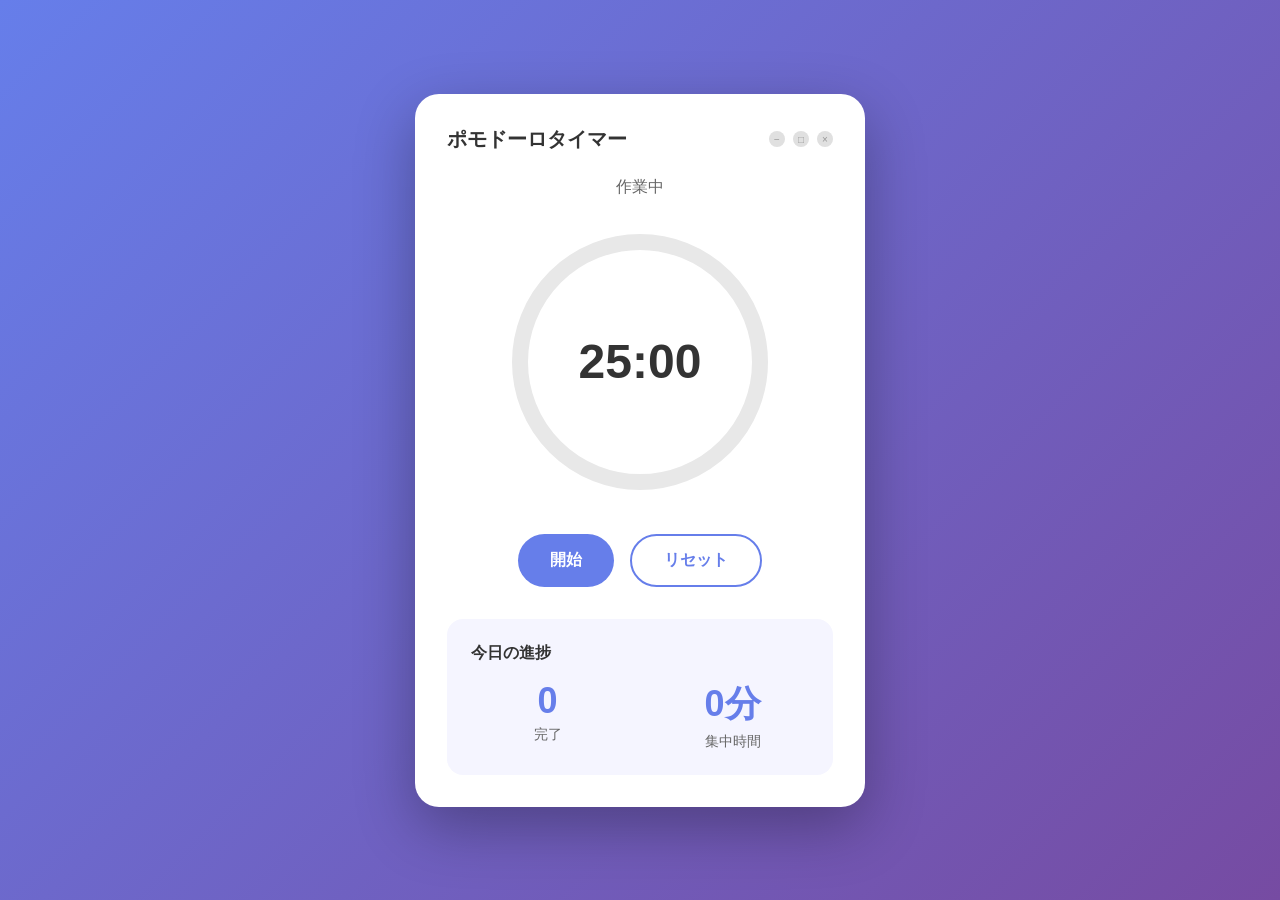
<file: 1.pomodoro/index.html>
<!DOCTYPE html>
<html lang="ja">
<head>
    <meta charset="UTF-8">
    <meta name="viewport" content="width=device-width, initial-scale=1.0">
    <title>ポモドーロタイマー</title>
    <link rel="stylesheet" href="style.css">
</head>
<body>
    <div class="container">
        <div class="timer-card">
            <!-- ヘッダー -->
            <div class="header">
                <h1>ポモドーロタイマー</h1>
                <div class="window-controls">
                    <button class="control-btn">−</button>
                    <button class="control-btn">□</button>
                    <button class="control-btn">×</button>
                </div>
            </div>

            <!-- モード表示 -->
            <div class="mode-display" id="modeDisplay">作業中</div>

            <!-- タイマー表示 -->
            <div class="timer-display">
                <svg class="progress-ring" width="280" height="280">
                    <circle class="progress-ring-bg" cx="140" cy="140" r="120" />
                    <circle class="progress-ring-circle" id="progressCircle" cx="140" cy="140" r="120" />
                </svg>
                <div class="time-text" id="timeDisplay">25:00</div>
            </div>

            <!-- コントロールボタン -->
            <div class="controls">
                <button class="btn btn-primary" id="startBtn">開始</button>
                <button class="btn btn-secondary" id="resetBtn">リセット</button>
            </div>

            <!-- 進捗表示 -->
            <div class="progress-section">
                <h2>今日の進捗</h2>
                <div class="stats">
                    <div class="stat-item">
                        <div class="stat-value" id="completedCount">0</div>
                        <div class="stat-label">完了</div>
                    </div>
                    <div class="stat-item">
                        <div class="stat-value" id="focusTime">0分</div>
                        <div class="stat-label">集中時間</div>
                    </div>
                </div>
            </div>
        </div>
    </div>

    <script src="timer_engine.js"></script>
    <script src="ui.js"></script>
    <script src="app.js"></script>
</body>
</html>
</file>
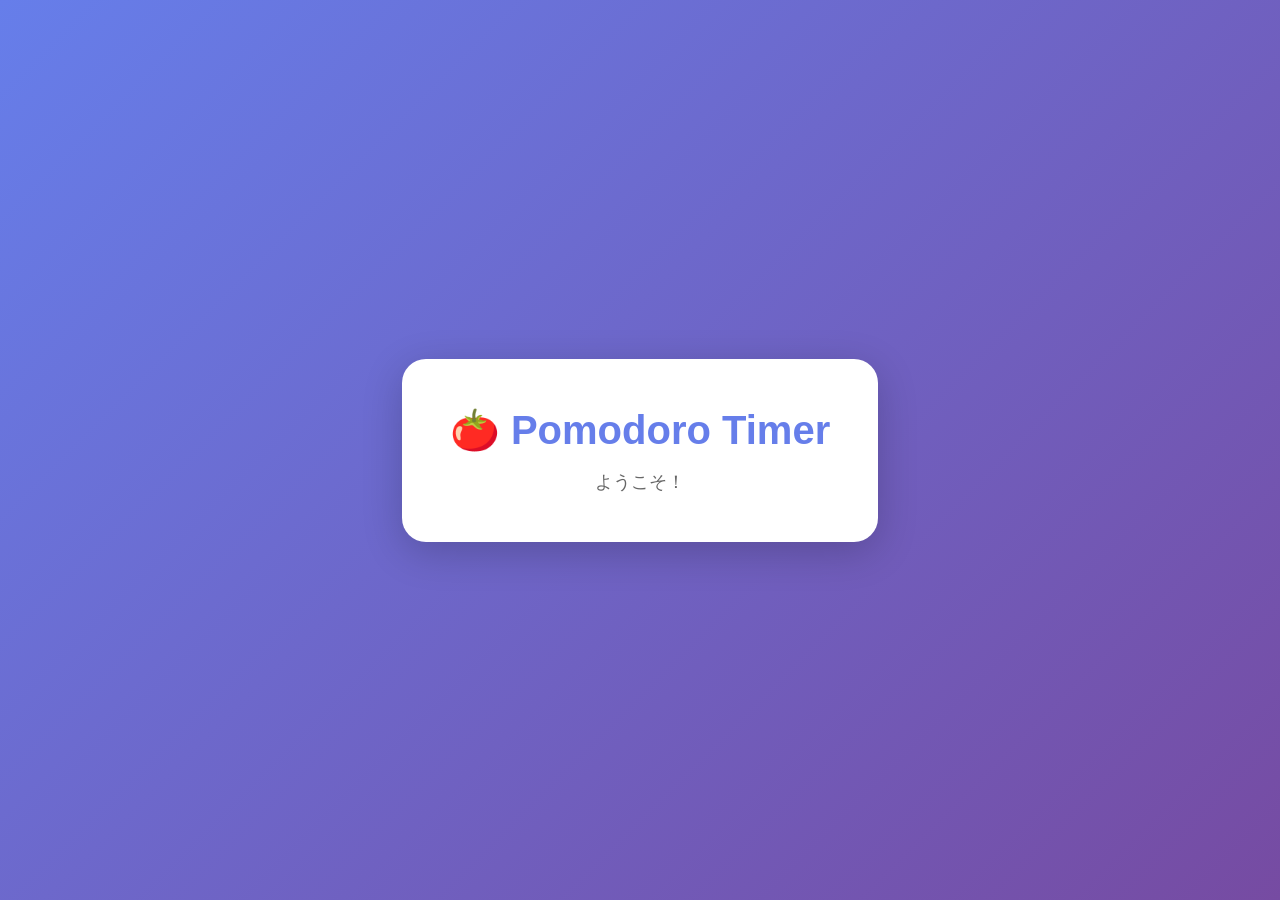
<file: 1.pomodoro/pomodoro/templates/index.html>
<!DOCTYPE html>
<html lang="ja">
<head>
    <meta charset="UTF-8">
    <meta name="viewport" content="width=device-width, initial-scale=1.0">
    <title>Pomodoro Timer</title>
    <style>
        body {
            font-family: -apple-system, BlinkMacSystemFont, 'Segoe UI', Roboto, Oxygen, Ubuntu, Cantarell, sans-serif;
            display: flex;
            justify-content: center;
            align-items: center;
            min-height: 100vh;
            margin: 0;
            background: linear-gradient(135deg, #667eea 0%, #764ba2 100%);
        }
        .container {
            text-align: center;
            background: white;
            padding: 3rem;
            border-radius: 24px;
            box-shadow: 0 10px 40px rgba(0, 0, 0, 0.2);
        }
        h1 {
            color: #667eea;
            margin: 0 0 1rem 0;
            font-size: 2.5rem;
        }
        p {
            color: #666;
            margin: 0;
            font-size: 1.1rem;
        }
    </style>
</head>
<body>
    <div class="container">
        <h1>🍅 Pomodoro Timer</h1>
        <p>ようこそ！</p>
    </div>
</body>
</html>
</file>
<file: 1.pomodoro/style.css>
/* リセット */
* {
    margin: 0;
    padding: 0;
    box-sizing: border-box;
}

body {
    font-family: -apple-system, BlinkMacSystemFont, 'Segoe UI', 'Hiragino Sans', 'Hiragino Kaku Gothic ProN', Meiryo, sans-serif;
    background: linear-gradient(135deg, #667eea 0%, #764ba2 100%);
    min-height: 100vh;
    display: flex;
    justify-content: center;
    align-items: center;
    padding: 20px;
}

.container {
    width: 100%;
    max-width: 450px;
}

.timer-card {
    background: #ffffff;
    border-radius: 24px;
    padding: 32px;
    box-shadow: 0 20px 60px rgba(0, 0, 0, 0.3);
}

/* ヘッダー */
.header {
    display: flex;
    justify-content: space-between;
    align-items: center;
    margin-bottom: 24px;
}

h1 {
    font-size: 20px;
    font-weight: 600;
    color: #333;
}

.window-controls {
    display: flex;
    gap: 8px;
}

.control-btn {
    width: 16px;
    height: 16px;
    border: none;
    background: #e0e0e0;
    border-radius: 50%;
    cursor: pointer;
    font-size: 10px;
    color: #999;
    display: flex;
    align-items: center;
    justify-content: center;
    padding: 0;
}

.control-btn:hover {
    background: #d0d0d0;
}

/* モード表示 */
.mode-display {
    text-align: center;
    font-size: 16px;
    color: #666;
    margin-bottom: 24px;
}

/* タイマー表示 */
.timer-display {
    position: relative;
    display: flex;
    justify-content: center;
    align-items: center;
    margin-bottom: 32px;
}

.progress-ring {
    transform: rotate(-90deg);
}

.progress-ring-bg {
    fill: none;
    stroke: #e8e8e8;
    stroke-width: 16;
}

.progress-ring-circle {
    fill: none;
    stroke: #667eea;
    stroke-width: 16;
    stroke-linecap: round;
    stroke-dasharray: 754; /* 2 * π * 120 */
    stroke-dashoffset: 0;
    transition: stroke-dashoffset 1s linear;
}

.time-text {
    position: absolute;
    font-size: 48px;
    font-weight: 700;
    color: #333;
    font-variant-numeric: tabular-nums;
}

/* コントロールボタン */
.controls {
    display: flex;
    gap: 16px;
    justify-content: center;
    margin-bottom: 32px;
}

.btn {
    padding: 14px 32px;
    border: none;
    border-radius: 28px;
    font-size: 16px;
    font-weight: 600;
    cursor: pointer;
    transition: all 0.2s;
}

.btn-primary {
    background: #667eea;
    color: white;
}

.btn-primary:hover {
    background: #5568d3;
    transform: translateY(-1px);
    box-shadow: 0 4px 12px rgba(102, 126, 234, 0.3);
}

.btn-primary:active {
    transform: translateY(0);
}

.btn-primary:disabled {
    background: #a0a0a0;
    cursor: not-allowed;
    transform: none;
}

.btn-secondary {
    background: transparent;
    color: #667eea;
    border: 2px solid #667eea;
}

.btn-secondary:hover {
    background: #f0f0f0;
}

.btn-secondary:active {
    background: #e0e0e0;
}

/* 進捗表示 */
.progress-section {
    background: #f5f5ff;
    border-radius: 16px;
    padding: 24px;
}

.progress-section h2 {
    font-size: 16px;
    font-weight: 600;
    color: #333;
    margin-bottom: 16px;
}

.stats {
    display: flex;
    justify-content: space-around;
    gap: 32px;
}

.stat-item {
    text-align: center;
    flex: 1;
}

.stat-value {
    font-size: 36px;
    font-weight: 700;
    color: #667eea;
    margin-bottom: 4px;
}

.stat-label {
    font-size: 14px;
    color: #666;
}

/* 完了状態 */
.timer-card.completed .mode-display {
    color: #4caf50;
    font-weight: 600;
}

.timer-card.completed .progress-ring-circle {
    stroke: #4caf50;
}

/* 休憩モード */
.timer-card.break-mode .mode-display {
    color: #ff9800;
}

.timer-card.break-mode .progress-ring-circle {
    stroke: #ff9800;
}
</file>
